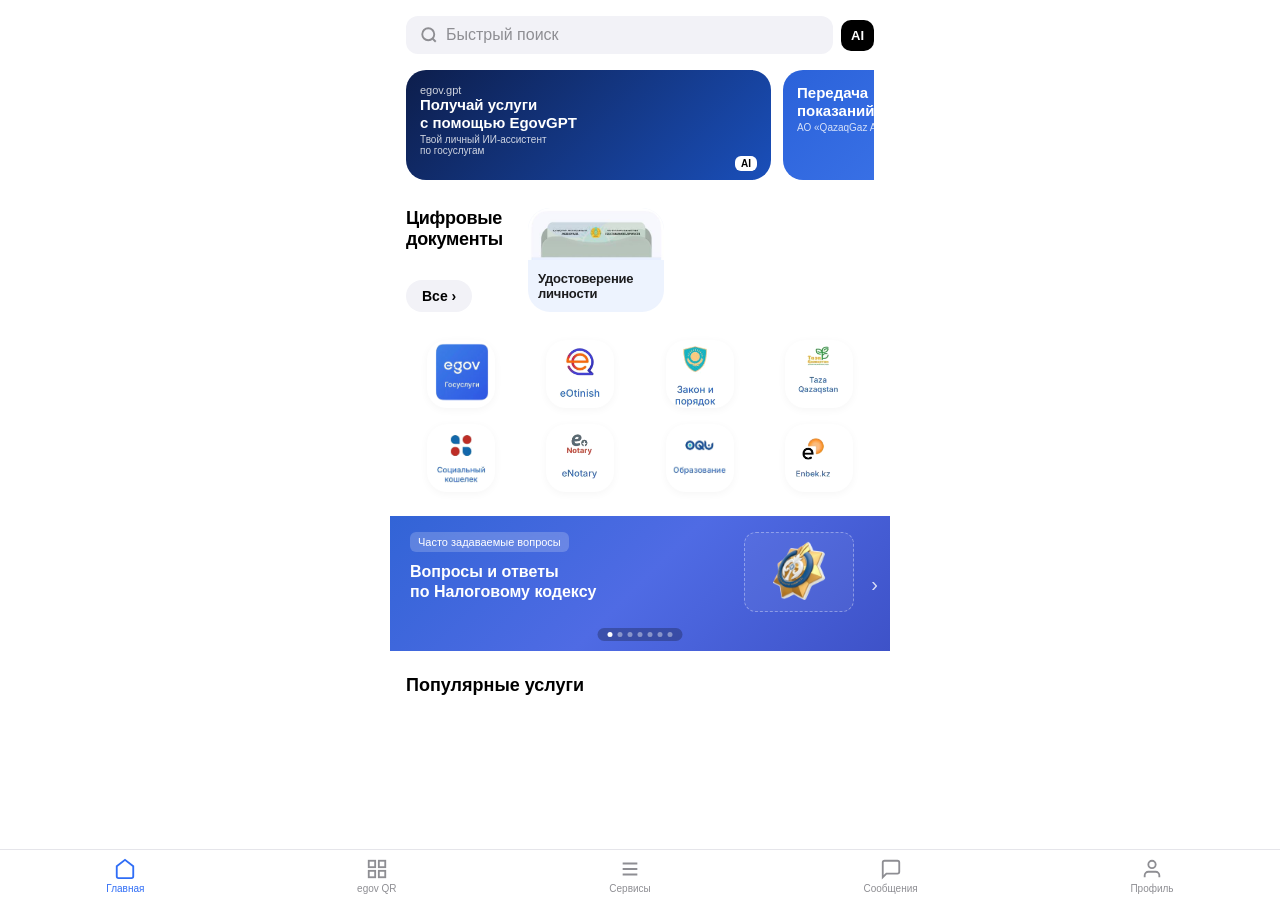
<file: index.html>
<!DOCTYPE html>
<html lang="ru">
<head>
  <link rel="manifest" href="manifest.json">
  <link rel="apple-touch-icon" href="app-icon.png">

  <meta name="apple-mobile-web-app-capable" content="yes">
  <meta name="apple-mobile-web-app-status-bar-style" content="default">
  <meta name="apple-mobile-web-app-title" content="eGov Mobile">
  <meta charset="UTF-8">
  <meta name="viewport" content="width=device-width, initial-scale=1, viewport-fit=cover, user-scalable=no">
  <meta name="theme-color" content="#ffffff">
  <link rel="stylesheet" href="style.css">
  <title>eGov Mobile</title>
</head>
<body>

  <div class="home-container">
    
    <!-- Поисковая строка -->
    <div class="search-bar">
      <div class="search-input">
        <svg width="18" height="18" viewBox="0 0 24 24" fill="none" stroke="#8e8e93" stroke-width="2.5">
          <circle cx="11" cy="11" r="8"></circle>
          <line x1="21" y1="21" x2="16.65" y2="16.65"></line>
        </svg>
        <span>Быстрый поиск</span>
      </div>
      <div class="ai-badge">AI</div>
    </div>

    <!-- Баннеры -->
    <div class="top-banners-scroll">
      <div class="banner banner-gpt">
        <div>
          <div class="banner-sub">egov.gpt</div>
          <div class="banner-title">Получай услуги<br>с помощью EgovGPT</div>
          <div class="banner-desc">Твой личный ИИ-ассистент<br>по госуслугам</div>
        </div>
        <div class="banner-ai-tag">AI</div>
      </div>

      <div class="banner banner-gas">
        <div>
          <div class="banner-title">Передача<br>показаний газа</div>
          <div class="banner-desc">АО «QazaqGaz Aimaq»</div>
        </div>
        <div class="banner-arrow">›</div>
      </div>
    </div>

    <!-- Цифровые документы -->
    <div class="docs-section">
      <div class="docs-row">
        <!-- Левая колонка -->
        <div class="docs-left-col">
          <div class="section-title">Цифровые<br>документы</div>
          <a href="#" class="all-docs-btn">Все ›</a>
        </div>

        <!-- Карточка документа -->
        <a href="document.html" class="doc-card-link">
          <div class="doc-card-top">
            <img src="id-card.png" class="doc-cover-img" alt="Удостоверение личности">
          </div>
          <div class="doc-title">Удостоверение<br>личности</div>
        </a>
      </div>
    </div>

    <!-- РАЗДЕЛ «СЕРВИСЫ» (Единая сетка без дублей) -->
    <div class="services-grid">
      <div class="service-card">
        <div class="s-icon">
          <img src="icons/egov-main.png" alt="eGov Госуслуги" class="service-img">
        </div>
      </div>

      <div class="service-card">
        <div class="s-icon">
          <img src="icons/e-otinish.png" alt="eOtinish" class="service-img">
        </div>
      </div>

      <div class="service-card">
        <div class="s-icon">
          <img src="icons/zakon.png" alt="Закон и порядок" class="service-img">
        </div>
      </div>

      <div class="service-card">
        <div class="s-icon">
          <img src="icons/taza-qazaqstan.png" alt="Taza Qazaqstan" class="service-img">
        </div>
      </div>

      <div class="service-card">
        <div class="s-icon">
          <img src="icons/social-wallet.png" alt="Социальный кошелек" class="service-img">
        </div>
      </div>

      <div class="service-card">
        <div class="s-icon">
          <img src="icons/enotary.png" alt="eNotary" class="service-img">
        </div>
      </div>

      <div class="service-card">
        <div class="s-icon">
          <img src="icons/oqu.png" alt="Образование" class="service-img">
        </div>
      </div>

      <div class="service-card">
        <div class="s-icon">
          <img src="icons/enbek.png" alt="Enbek.kz" class="service-img">
        </div>
      </div>
    </div>

    <!-- БАННЕР НАЛОГОВОГО КОДЕКСА -->
    <div class="tax-banner">
      <div class="tax-content">
        <div class="tax-tag">Часто задаваемые вопросы</div>
        <div class="tax-title">Вопросы и ответы<br>по Налоговому кодексу</div>
      </div>
      <div class="tax-badge">
        <img src="tax-badge.png" alt="Герб / Эмблема" class="tax-badge-img">
      </div>
      <div class="tax-arrow">›</div>
      <div class="tax-dots-capsule">
        <span class="tdot active"></span>
        <span class="tdot"></span>
        <span class="tdot"></span>
        <span class="tdot"></span>
        <span class="tdot"></span>
        <span class="tdot"></span>
        <span class="tdot"></span>
      </div>
    </div>

    <div class="section-header margin-top">Популярные услуги</div>

  </div>

  <!-- Нижняя панель навигации (Tab Bar iOS) -->
  <div class="bottom-nav">
    <div class="nav-item active">
      <svg width="22" height="22" viewBox="0 0 24 24" fill="none" stroke="currentColor" stroke-width="2">
        <path d="M3 9l9-7 9 7v11a2 2 0 0 1-2 2H5a2 2 0 0 1-2-2z"/>
      </svg>
      <span>Главная</span>
    </div>
    <div class="nav-item">
      <svg width="22" height="22" viewBox="0 0 24 24" fill="none" stroke="currentColor" stroke-width="2">
        <rect x="3" y="3" width="7" height="7"/>
        <rect x="14" y="3" width="7" height="7"/>
        <rect x="14" y="14" width="7" height="7"/>
        <rect x="3" y="14" width="7" height="7"/>
      </svg>
      <span>egov QR</span>
    </div>
    <div class="nav-item">
      <svg width="22" height="22" viewBox="0 0 24 24" fill="none" stroke="currentColor" stroke-width="2">
        <path d="M4 6h16M4 12h16M4 18h16"/>
      </svg>
      <span>Сервисы</span>
    </div>
    <div class="nav-item">
      <svg width="22" height="22" viewBox="0 0 24 24" fill="none" stroke="currentColor" stroke-width="2">
        <path d="M21 15a2 2 0 0 1-2 2H7l-4 4V5a2 2 0 0 1 2-2h14a2 2 0 0 1 2 2z"/>
      </svg>
      <span>Сообщения</span>
    </div>
    <div class="nav-item">
      <svg width="22" height="22" viewBox="0 0 24 24" fill="none" stroke="currentColor" stroke-width="2">
        <circle cx="12" cy="7" r="4"/>
        <path d="M20 21v-2a4 4 0 0 0-4-4H8a4 4 0 0 0-4 4v2"/>
      </svg>
      <span>Профиль</span>
    </div>
  </div>

  <script src="app.js"></script>
</body>
</html>
</file>
<file: style.css>
* {
  box-sizing: border-box;
  -webkit-tap-highlight-color: transparent;
  margin: 0;
  padding: 0;
}

html, body {
  width: 100%;
  height: 100%;
  overflow: hidden;
  background-color: #ffffff;
  font-family: -apple-system, BlinkMacSystemFont, "SF Pro Text", "SF Pro Display", "Helvetica Neue", Arial, sans-serif;
  color: #000000;
  -webkit-font-smoothing: antialiased;
}

/* ========================================= */
/* === СТРАНИЦА ДОКУМЕНТА (document.html) === */
/* ========================================= */

.doc-body {
  display: flex;
  flex-direction: column;
  height: 100vh;
  height: -webkit-fill-available;
  position: relative;
}

/* Шапка */
.top-bar {
  position: fixed;
  top: 0;
  left: 0;
  right: 0;
  z-index: 100;
  background: rgba(255, 255, 255, 0.94);
  backdrop-filter: blur(20px);
  -webkit-backdrop-filter: blur(20px);
  padding-top: calc(env(safe-area-inset-top) + 8px);
  padding-left: 16px;
  padding-right: 16px;
  padding-bottom: 12px;
}

.header-nav {
  display: flex;
  align-items: center;
  justify-content: space-between;
  height: 44px;
  margin-bottom: 12px;
}

.icon-btn {
  width: 36px;
  height: 36px;
  border-radius: 10px;
  background: #f2f2f7;
  display: flex;
  align-items: center;
  justify-content: center;
  border: none;
  outline: none;
  cursor: pointer;
  text-decoration: none;
}

.icon-btn:active {
  background: #e5e5ea;
}

.header-nav .title {
  font-size: 19px;
  font-weight: 700;
  letter-spacing: -0.4px;
  text-align: center;
}

/* Переключатель Вкладок */
.tabs {
  display: flex;
  background: #f2f2f7;
  border-radius: 14px;
  padding: 3px;
}

.tab {
  flex: 1;
  text-align: center;
  padding: 8px 0;
  font-size: 14px;
  font-weight: 600;
  border-radius: 11px;
  color: #8e8e93;
  cursor: pointer;
  transition: all 0.2s cubic-bezier(0.2, 0.8, 0.2, 1);
}

.tab.active {
  background: #ffffff;
  color: #2f6df6;
  box-shadow: 0 2px 8px rgba(0,0,0,0.08);
}

/* Область просмотра документа */
.content-viewport {
  position: absolute;
  top: 0;
  bottom: 0;
  left: 0;
  right: 0;
  width: 100%;
  height: 100%;
  overflow: hidden;
  z-index: 1;
}

.doc-section {
  width: 100%;
  height: 100%;
  display: flex;
  align-items: center;
  justify-content: center;
}

.zoom-container {
  width: 100%;
  height: 100%;
  display: flex;
  align-items: center;
  justify-content: center;
  padding: 0 16px;
  touch-action: none;
}

.document-card {
  width: 100%;
  max-width: 100%;
  height: auto;
  border-radius: 16px;
  object-fit: contain;
  will-change: transform;
  transform-origin: center center;
  box-shadow: 0 4px 20px rgba(0, 0, 0, 0.05);
}

/* Реквизиты */
.requisites-section {
  position: absolute;
  top: calc(env(safe-area-inset-top) + 120px);
  bottom: calc(env(safe-area-inset-bottom) + 90px);
  left: 0;
  right: 0;
  overflow-y: auto;
  padding: 16px 20px;
  background: #fff;
  z-index: 10;
}

.info-item {
  margin-bottom: 18px;
}

.label {
  font-size: 13px;
  color: #8e8e93;
  margin-bottom: 2px;
}

.value {
  font-size: 17px;
  font-weight: 600;
  color: #000;
}

/* Нижняя панель */
.bottom-bar {
  position: fixed;
  bottom: 0;
  left: 0;
  right: 0;
  z-index: 100;
  background: rgba(255, 255, 255, 0.94);
  backdrop-filter: blur(20px);
  -webkit-backdrop-filter: blur(20px);
  padding: 12px 16px calc(env(safe-area-inset-bottom) + 12px) 16px;
}

.action-btn-group {
  display: flex;
  gap: 10px;
  align-items: center;
}

.primary-btn {
  flex: 1;
  height: 52px;
  background: #2f6df6;
  color: #ffffff;
  border: none;
  border-radius: 16px;
  font-size: 16px;
  font-weight: 600;
  display: flex;
  align-items: center;
  justify-content: center;
  gap: 8px;
  cursor: pointer;
}

.primary-btn:active {
  opacity: 0.88;
}

.more-btn {
  width: 52px;
  height: 52px;
  background: #eef3fe;
  color: #2f6df6;
  border: none;
  border-radius: 16px;
  font-size: 18px;
  font-weight: 700;
  display: flex;
  align-items: center;
  justify-content: center;
  cursor: pointer;
}

/* Модалка QR */
.qr-modal {
  position: fixed;
  inset: 0;
  background: rgba(0, 0, 0, 0.4);
  backdrop-filter: blur(10px);
  -webkit-backdrop-filter: blur(10px);
  display: flex;
  align-items: flex-end;
  justify-content: center;
  z-index: 200;
}

.qr-sheet {
  background: #ffffff;
  width: 100%;
  max-width: 500px;
  border-radius: 24px 24px 0 0;
  padding: 20px;
  padding-bottom: calc(env(safe-area-inset-bottom) + 24px);
  text-align: center;
  will-change: transform;
}

.drag-handle {
  width: 36px;
  height: 5px;
  background: #e5e5ea;
  border-radius: 10px;
  margin: 0 auto 16px auto;
}

#qrcode {
  display: flex;
  justify-content: center;
  margin: 16px 0;
}

.timer {
  color: #2f6df6;
  font-size: 15px;
  font-weight: 600;
}

.short-code {
  background: #f2f2f7;
  padding: 12px 24px;
  border-radius: 14px;
  display: inline-block;
  margin-top: 12px;
  font-size: 22px;
  font-weight: 700;
  letter-spacing: 2px;
}

.hidden {
  display: none !important;
}

/* ========================================= */
/* === СТИЛИ ГЛАВНОГО ЭКРАНА (index.html) === */
/* ========================================= */

.home-container {
  padding: 12px 16px;
  max-width: 500px;
  margin: 0 auto;
  overflow-y: auto;
  height: calc(100vh - 65px);
  padding-bottom: 80px;
}

.search-bar {
  display: flex;
  align-items: center;
  gap: 8px;
  margin-top: calc(env(safe-area-inset-top) + 4px);
  margin-bottom: 16px;
}

.search-input {
  flex: 1;
  background: #f2f2f7;
  border-radius: 12px;
  padding: 10px 14px;
  display: flex;
  align-items: center;
  gap: 8px;
  color: #8e8e93;
  font-size: 16px;
}

.ai-badge {
  background: #000;
  color: #fff;
  font-weight: 700;
  font-size: 13px;
  padding: 8px 10px;
  border-radius: 10px;
}

/* Прокрутка верхних баннеров */
.top-banners-scroll {
  display: flex;
  gap: 12px;
  overflow-x: auto;
  scroll-snap-type: x mandatory;
  -webkit-overflow-scrolling: touch;
  margin-bottom: 24px;
  scrollbar-width: none;
}
.top-banners-scroll::-webkit-scrollbar { 
  display: none; 
}

.banner {
  flex: 0 0 78%;
  scroll-snap-align: start;
  border-radius: 20px;
  padding: 14px;
  color: #fff;
  height: 110px;
  display: flex;
  flex-direction: column;
  justify-content: space-between;
  position: relative;
  box-sizing: border-box;
}

.banner-gpt { background: linear-gradient(135deg, #0d1e4c 0%, #1a4fba 100%); }
.banner-gas { background: linear-gradient(135deg, #2b62d9 0%, #4a82f6 100%); }

.banner-sub { font-size: 11px; opacity: 0.8; }
.banner-title { font-size: 15px; font-weight: 700; line-height: 1.2; }
.banner-desc { font-size: 10px; opacity: 0.8; margin-top: 2px; }

.banner-ai-tag {
  align-self: flex-end;
  background: #fff;
  color: #000;
  font-weight: 800;
  font-size: 10px;
  padding: 2px 6px;
  border-radius: 6px;
}

.banner-arrow { position: absolute; right: 12px; bottom: 12px; font-size: 18px; opacity: 0.8; }

.section-header { font-size: 20px; font-weight: 700; margin-bottom: 12px; }

/* Раздел «Цифровые документы» */
.docs-section {
  margin-bottom: 24px;
}

.docs-row { 
  display: flex; 
  align-items: flex-start;
  gap: 12px; 
  overflow-x: auto;
  scrollbar-width: none;
  padding: 4px 0;
}
.docs-row::-webkit-scrollbar { display: none; }

.docs-left-col {
  display: flex;
  flex-direction: column;
  justify-content: space-between;
  min-width: 110px;
  height: 104px;
  flex-shrink: 0;
}

.section-title {
  font-size: 18px;
  font-weight: 700;
  line-height: 1.15;
  color: #000000;
  letter-spacing: -0.3px;
}

.all-docs-btn {
  background: #f2f2f7;
  border-radius: 18px;
  padding: 8px 16px;
  width: fit-content;
  display: inline-flex;
  align-items: center;
  justify-content: center;
  font-weight: 600;
  font-size: 14px;
  color: #000000;
  text-decoration: none;
  white-space: nowrap;
}

.doc-card-link {
  display: flex;
  flex-direction: column;
  justify-content: space-between;
  width: 136px;
  height: 104px;
  background-color: #edf3fe;
  border-radius: 22px;
  padding: 0 0 10px 0;
  box-sizing: border-box;
  text-decoration: none;
  flex-shrink: 0;
  overflow: hidden;
  position: relative;
}

.doc-card-top {
  width: 100%;
  height: 52px;
  overflow: hidden;
  position: relative;
}

.doc-cover-img {
  width: 100%;
  height: 100%;
  object-fit: cover;
  object-position: top center;
  display: block;
}

.doc-title { 
  font-size: 13px; 
  font-weight: 600; 
  line-height: 1.2; 
  color: #1c1c1e;
  padding: 0 10px;
  letter-spacing: -0.2px;
}

/* ========================================= */
/* === РАЗДЕЛ «СЕРВИСЫ» ==================== */
/* ========================================= */

.services-grid {
  display: grid;
  grid-template-columns: repeat(4, 1fr);
  gap: 16px 10px;
  margin-bottom: 24px;
}

.service-card {
  display: flex;
  flex-direction: column;
  align-items: center;
  text-align: center;
}

.s-icon {
  width: 68px;
  height: 68px;
  border-radius: 20px;
  overflow: hidden;
  background: #ffffff;
  box-shadow: 0 2px 8px rgba(0, 0, 0, 0.04);
}

.service-img {
  width: 100%;
  height: 100%;
  object-fit: cover;
  display: block;
}

/* ========================================= */
/* === БАННЕР НАЛОГОВОГО КОДЕКСА =========== */
/* ========================================= */

.tax-banner {
  position: relative;
  width: calc(100% + 32px);
  margin-left: -16px;
  margin-right: -16px;
  height: 135px;
  background: linear-gradient(135deg, #3264d6 0%, #4f6be4 50%, #3e52c8 100%);
  padding: 16px 20px;
  box-sizing: border-box;
  display: flex;
  align-items: flex-start;
  justify-content: space-between;
  overflow: hidden;
}

.tax-content {
  z-index: 2;
  max-width: 60%;
}

.tax-tag {
  display: inline-block;
  background: rgba(255, 255, 255, 0.2);
  color: #ffffff;
  font-size: 11px;
  font-weight: 500;
  padding: 4px 8px;
  border-radius: 6px;
  margin-bottom: 10px;
  backdrop-filter: blur(4px);
}

.tax-title {
  color: #ffffff;
  font-size: 16px;
  font-weight: 700;
  line-height: 1.25;
}

/* Рамка карточки как на скриншоте (полупрозрачная сетка/рамка справа) */
.tax-badge {
  position: absolute;
  right: 36px;
  top: 16px;
  width: 110px;
  height: 80px;
  border: 1px dashed rgba(255, 255, 255, 0.35);
  border-radius: 12px;
  background: rgba(255, 255, 255, 0.05);
  display: flex;
  align-items: center;
  justify-content: center;
  z-index: 1;
  padding: 8px;
}

.tax-badge-img {
  max-width: 100%;
  max-height: 100%;
  object-fit: contain;
}

.tax-arrow {
  color: rgba(255, 255, 255, 0.8);
  font-size: 20px;
  position: absolute;
  right: 12px;
  top: 50%;
  transform: translateY(-50%);
  z-index: 2;
}

.tax-dots-capsule {
  position: absolute;
  bottom: 10px;
  left: 50%;
  transform: translateX(-50%);
  background: rgba(0, 0, 0, 0.25);
  padding: 4px 10px;
  border-radius: 12px;
  display: flex;
  gap: 5px;
  align-items: center;
  z-index: 2;
}

.tdot {
  width: 5px;
  height: 5px;
  border-radius: 50%;
  background: rgba(255, 255, 255, 0.4);
}

.tdot.active {
  background: #ffffff;
}

.section-header.margin-top {
  margin-top: 24px;
  font-size: 18px;
  font-weight: 700;
  color: #000000;
}

/* ========================================= */
/* === НИЖНЕЕ МЕНЮ (TAB BAR) =============== */
/* ========================================= */

.bottom-nav {
  position: fixed;
  bottom: 0;
  left: 0;
  right: 0;
  background: #ffffff;
  border-top: 1px solid #e5e5ea;
  display: flex;
  justify-content: space-around;
  padding-top: 8px;
  padding-bottom: calc(6px + env(safe-area-inset-bottom));
  z-index: 100;
}

.nav-item { display: flex; flex-direction: column; align-items: center; color: #8e8e93; font-size: 10px; }
.nav-item.active { color: #2f6df6; }
.nav-item span { margin-top: 3px; }

/* Форма редактирования реквизитов */
.edit-sheet {
  max-height: 85vh;
  overflow-y: auto;
}

.edit-form {
  display: flex;
  flex-direction: column;
  gap: 8px;
  text-align: left;
}

.edit-form input {
  width: 100%;
  height: 42px;
  background: #f2f2f7;
  border: 1px solid #e5e5ea;
  border-radius: 10px;
  padding: 0 12px;
  font-size: 15px;
  outline: none;
  color: #000;
}

.edit-form input:focus {
  border-color: #2f6df6;
  background: #fff;
}

.clear-btn {
  background: #ffe5e5;
  color: #ff3b30;
  border: none;
  border-radius: 12px;
  padding: 0 12px;
  font-size: 13px;
  font-weight: 600;
  cursor: pointer;
}
</file>
